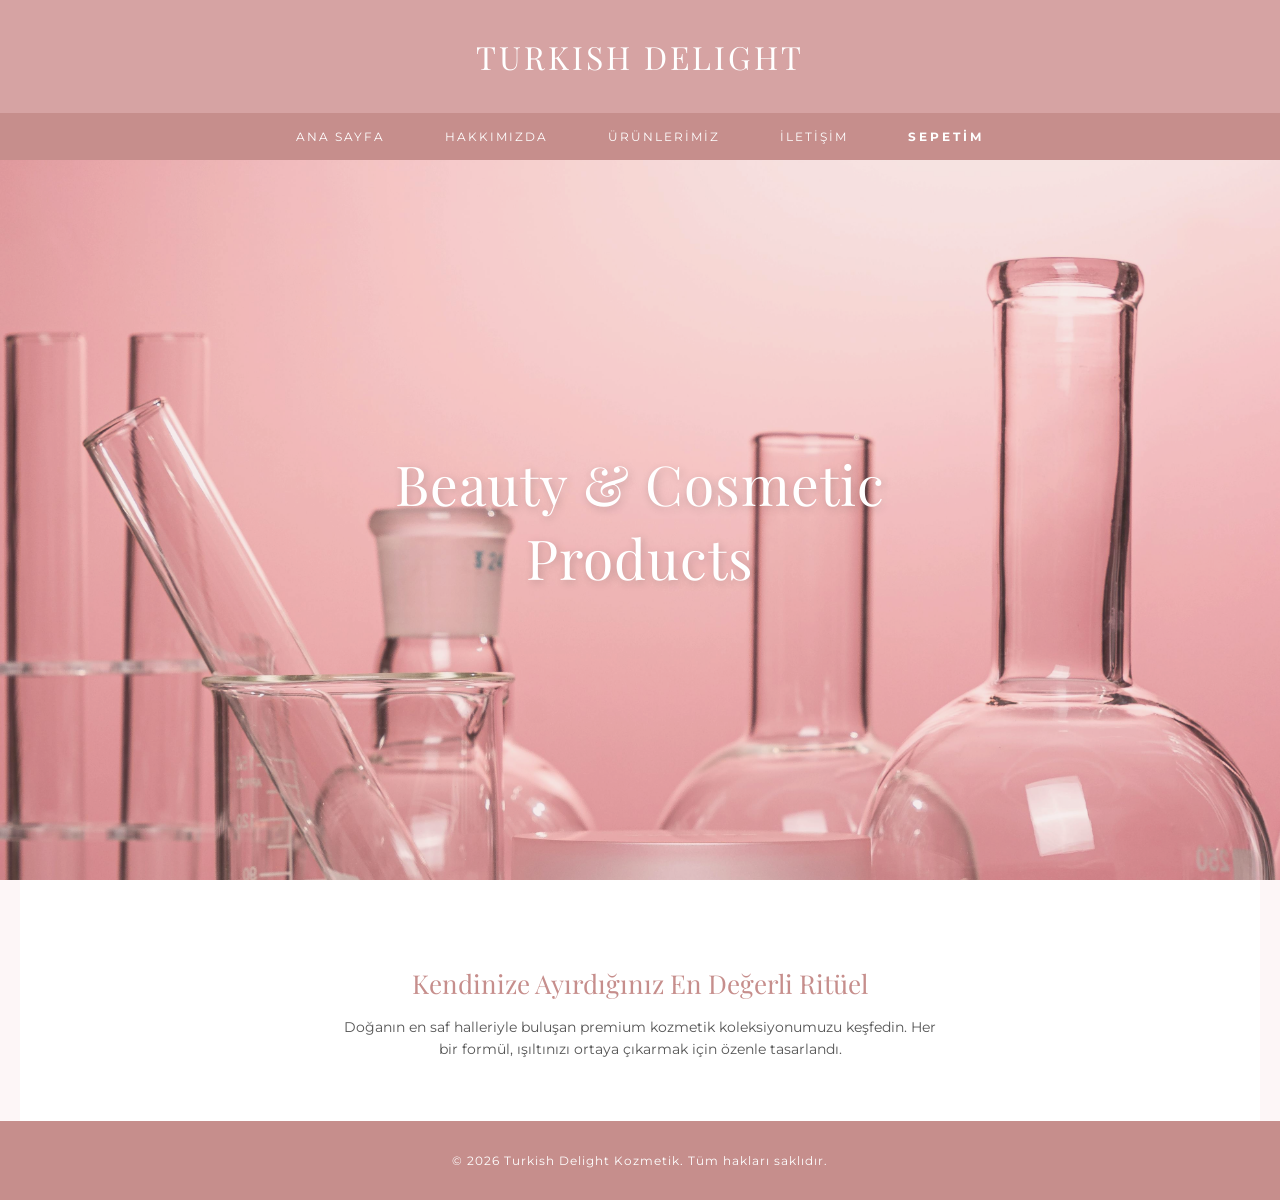
<file: index.html>
<!DOCTYPE html>
<html lang="tr">
<head>
    <meta charset="UTF-8">
    <title>Turkish Delight Kozmetik</title>
    <link rel="stylesheet" href="style.css">
    
    <style>
        .welcome-text {
            text-align: center;
            padding: 60px 20px;
            font-family: 'Playfair Display', serif;
            color: #555;
            background-color: #fff;
        }
        .welcome-text p {
            font-family: 'Montserrat', sans-serif;
            font-size: 14px;
            line-height: 1.6;
            max-width: 600px;
            margin: 0 auto;
        }
    </style>
</head>
<body>

<header>
    <h1>TURKISH DELIGHT</h1>
</header>

<nav>
    <a href="index.html">Ana Sayfa</a>
    <a href="hakkimizda.html">Hakkımızda</a>
    <a href="urunler.html">Ürünlerimiz</a>
    <a href="iletisim.html">İletişim</a>
    <!-- Sepet Butonu Eklendi -->
    <a href="sepet.html" style="font-weight: bold; letter-spacing: 3px;">SEPETİM</a>
</nav>

<div class="hero-section">
    <div class="hero-content">
        <h2>Beauty & Cosmetic<br>Products</h2>
    </div>
</div>

<main class="welcome-text">
    <h3 style="color: #C68E8C; font-size: 26px; margin-bottom: 15px;">Kendinize Ayırdığınız En Değerli Ritüel</h3>
    <p>Doğanın en saf halleriyle buluşan premium kozmetik koleksiyonumuzu keşfedin. Her bir formül, ışıltınızı ortaya çıkarmak için özenle tasarlandı.</p>
</main>

<footer>
    <p>&copy; 2026 Turkish Delight Kozmetik. Tüm hakları saklıdır.</p>
</footer>

</body>
</html>
</file>
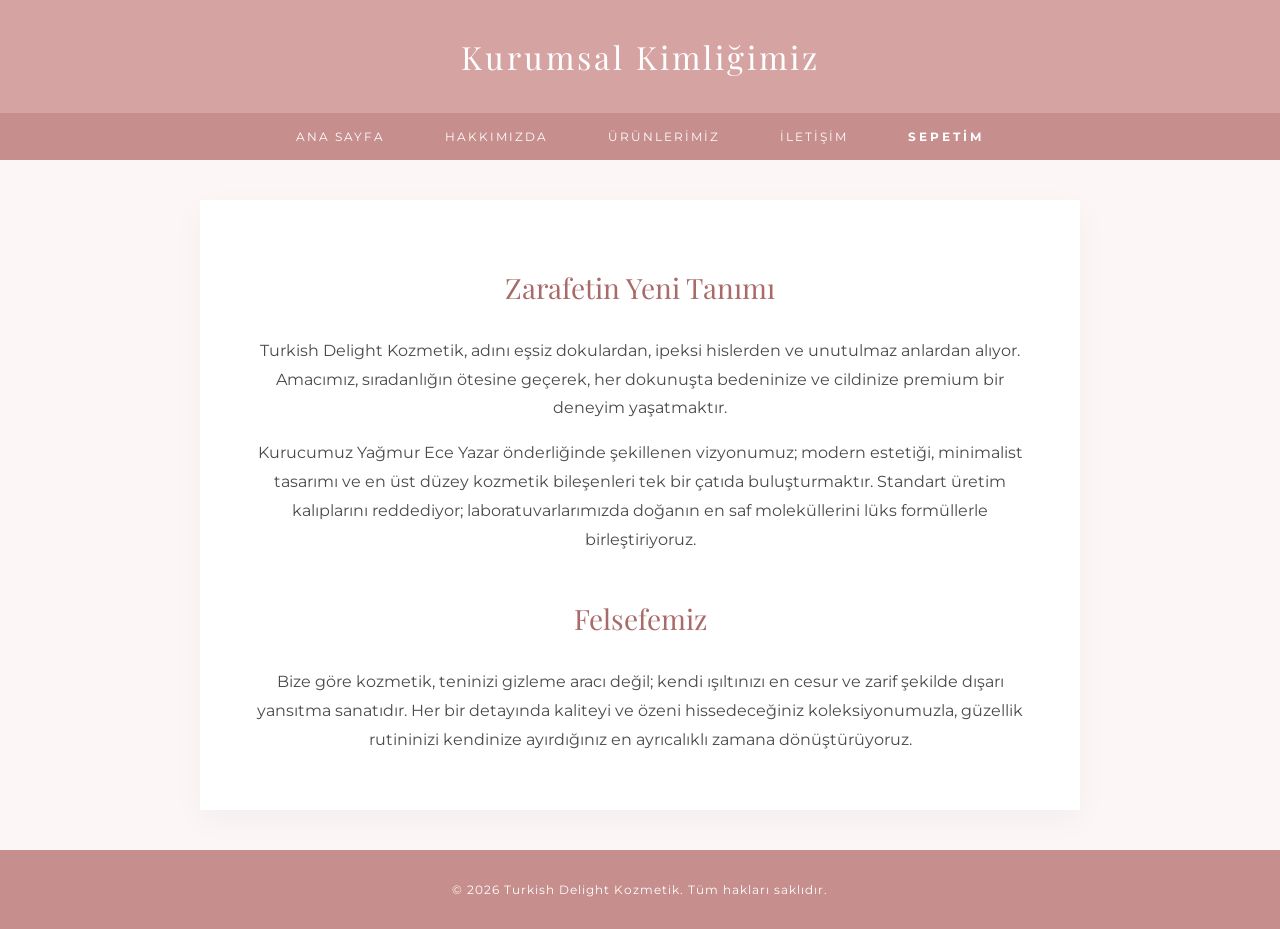
<file: hakkimizda.html>
<!DOCTYPE html>
<html lang="tr">
<head>
    <meta charset="UTF-8">
    <title>Kurumsal - Turkish Delight</title>
    <link rel="stylesheet" href="style.css">
</head>
<body>

<header>
    <h1>Kurumsal Kimliğimiz</h1>
</header>

<nav>
    <a href="index.html">Ana Sayfa</a>
    <a href="hakkimizda.html">Hakkımızda</a>
    <a href="urunler.html">Ürünlerimiz</a>
    <a href="iletisim.html">İletişim</a>
    <a href="sepet.html" style="font-weight: bold; letter-spacing: 3px;">SEPETİM</a>
</nav>

<main style="max-width: 800px; text-align: center; line-height: 1.8; margin: 40px auto; padding: 40px; background-color: #fff; box-shadow: 0 10px 30px rgba(0,0,0,0.04);">
    <h2 style="color: #A86B69; font-size: 28px;">Zarafetin Yeni Tanımı</h2>
    <p>Turkish Delight Kozmetik, adını eşsiz dokulardan, ipeksi hislerden ve unutulmaz anlardan alıyor. Amacımız, sıradanlığın ötesine geçerek, her dokunuşta bedeninize ve cildinize premium bir deneyim yaşatmaktır.</p>
    
    <p>Kurucumuz Yağmur Ece Yazar önderliğinde şekillenen vizyonumuz; modern estetiği, minimalist tasarımı ve en üst düzey kozmetik bileşenleri tek bir çatıda buluşturmaktır. Standart üretim kalıplarını reddediyor; laboratuvarlarımızda doğanın en saf moleküllerini lüks formüllerle birleştiriyoruz.</p>

    <h2 style="margin-top: 40px; color: #A86B69; font-size: 28px;">Felsefemiz</h2>
    <p>Bize göre kozmetik, teninizi gizleme aracı değil; kendi ışıltınızı en cesur ve zarif şekilde dışarı yansıtma sanatıdır. Her bir detayında kaliteyi ve özeni hissedeceğiniz koleksiyonumuzla, güzellik rutininizi kendinize ayırdığınız en ayrıcalıklı zamana dönüştürüyoruz.</p>
</main>

<footer>
    <p>&copy; 2026 Turkish Delight Kozmetik. Tüm hakları saklıdır.</p>
</footer>

</body>
</html>
</file>
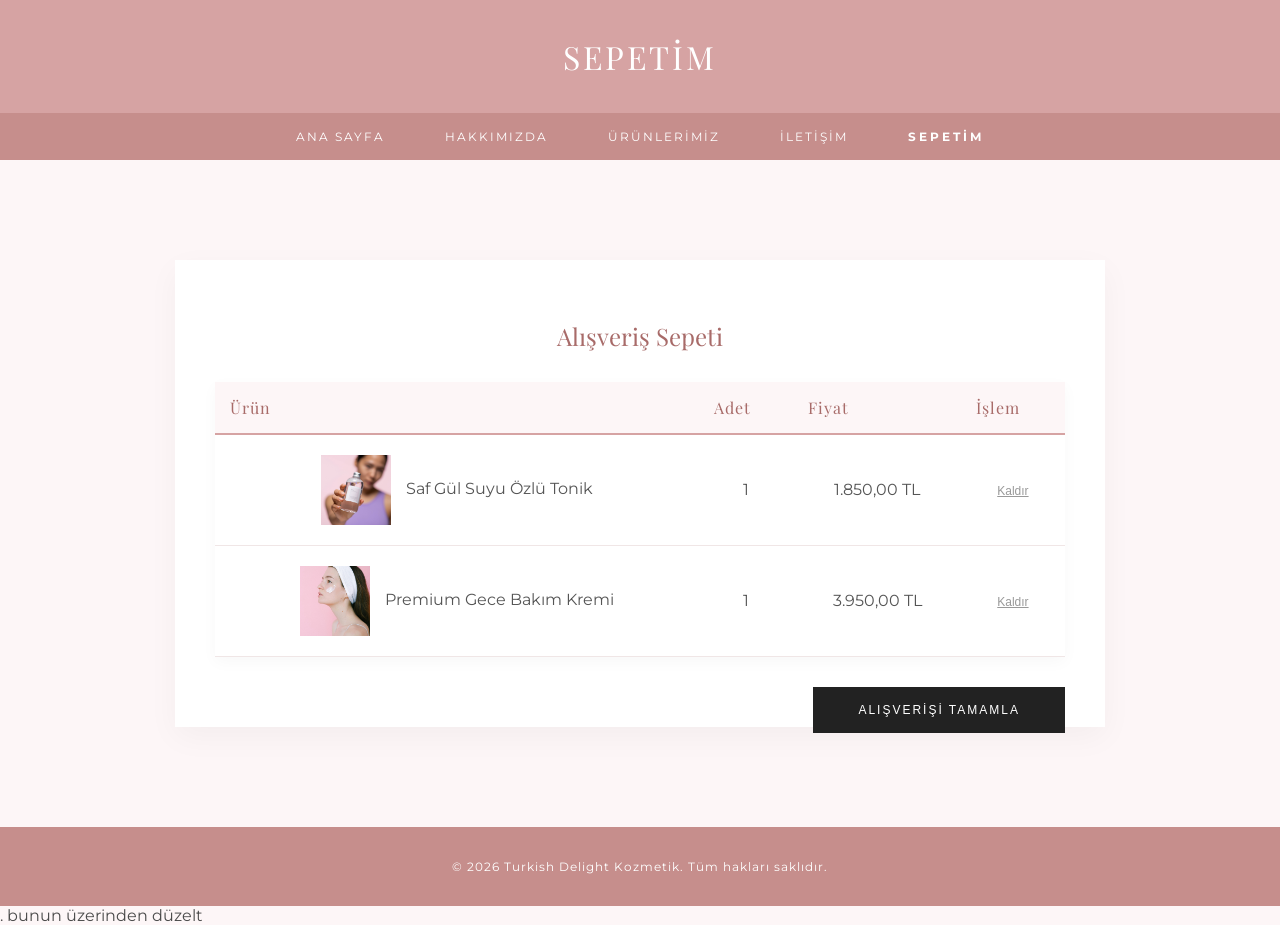
<file: sepet.html>
<!DOCTYPE html>
<html lang="tr">
<head>
<meta charset="UTF-8">
<title>Sepetim - Turkish Delight</title>
<link rel="stylesheet" href="style.css">
<style>
.cart-container { max-width: 850px; margin: 60px auto; background-color: #fff; padding: 40px; box-shadow: 0 10px 30px rgba(0,0,0,0.04); }
.cart-table { width: 100%; border-collapse: collapse; margin-bottom: 30px; }
.cart-table th { background-color: #FDF6F7; color: #A86B69; font-family: 'Playfair Display', serif; font-weight: normal; text-align: left; padding: 15px; border-bottom: 2px solid #D6A3A3; }
.cart-table td { padding: 20px 15px; border-bottom: 1px solid #f0e6e6; color: #555; vertical-align: middle; }
.cart-product-img { width: 70px; height: 70px; object-fit: cover; vertical-align: middle; margin-right: 15px; }
.checkout-btn { background-color: #222; color: #fff; border: none; padding: 16px 45px; text-transform: uppercase; font-size: 12px; letter-spacing: 2px; cursor: pointer; float: right; transition: background-color 0.4s; }
.checkout-btn:hover { background-color: #C68E8C; }
.remove-btn { background: none; border: none; color: #999; text-decoration: underline; cursor: pointer; font-size: 12px; }
.remove-btn:hover { color: #e74c3c; }
.empty-msg { text-align: center; color: #888; font-style: italic; display: none; }
</style>
</head>
<body>

<header><h1>SEPETİM</h1></header>

<nav>
<a href="index.html">Ana Sayfa</a>
<a href="hakkimizda.html">Hakkımızda</a>
<a href="urunler.html">Ürünlerimiz</a>
<a href="iletisim.html">İletişim</a>
<a href="sepet.html" style="font-weight: bold; letter-spacing: 3px;">SEPETİM</a>
</nav>

<main>
<div class="cart-container" id="cartContainer">
<h2 style="margin-bottom: 30px; font-size: 24px;">Alışveriş Sepeti</h2>
<table class="cart-table" id="cartTable">
<tr>
<th>Ürün</th>
<th>Adet</th>
<th>Fiyat</th>
<th>İşlem</th>
</tr>
<tr id="row1">
<td><img src="tonik1.jpg" alt="Tonik" class="cart-product-img">Saf Gül Suyu Özlü Tonik</td>
<td>1</td>
<td>1.850,00 TL</td>
<td><button class="remove-btn" onclick="removeRow('row1')">Kaldır</button></td>
</tr>
<tr id="row2">
<td><img src="krem1.jpg" alt="Krem" class="cart-product-img">Premium Gece Bakım Kremi</td>
<td>1</td>
<td>3.950,00 TL</td>
<td><button class="remove-btn" onclick="removeRow('row2')">Kaldır</button></td>
</tr>
</table>
<p id="emptyMsg" class="empty-msg">Sepetiniz şu an boş.</p>
<button class="checkout-btn" onclick="alert('Siparişiniz başarıyla oluşturuldu!')">Alışverişi Tamamla</button>
</div>
</main>

<script>
function removeRow(rowId) {
document.getElementById(rowId).remove();
// Eğer tabloda başlık hariç satır kalmadıysa mesajı göster
let table = document.getElementById('cartTable');
if (table.rows.length <= 1) {
document.getElementById('cartTable').style.display = 'none';
document.getElementById('emptyMsg').style.display = 'block';
}
}
</script>

<footer>
<p>&copy; 2026 Turkish Delight Kozmetik. Tüm hakları saklıdır.</p>
</footer>. bunun üzerinden düzelt

</body>
</html>
</file>
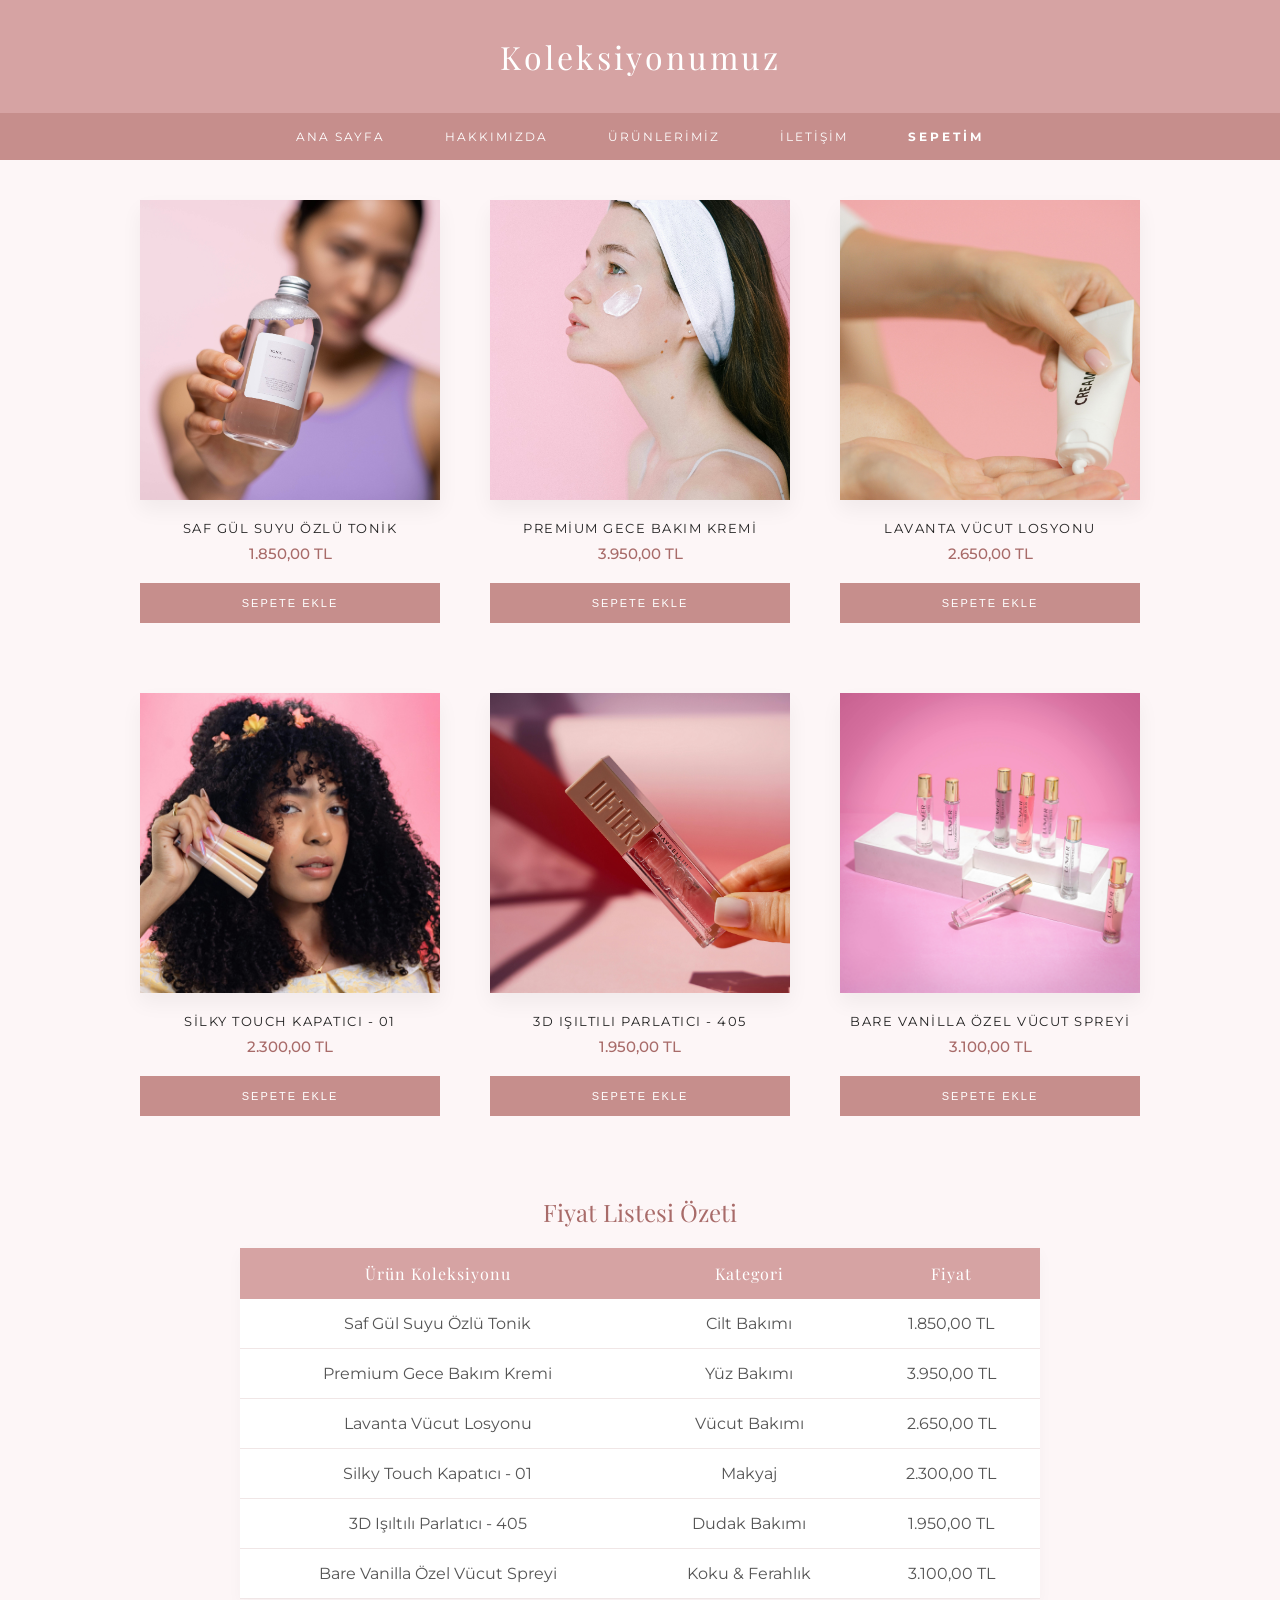
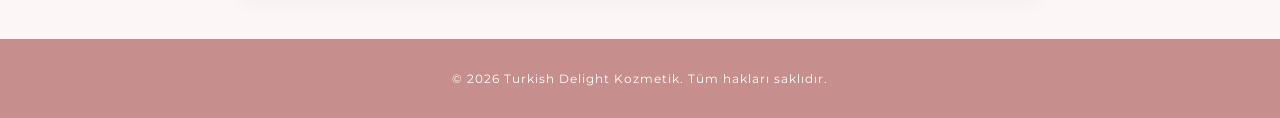
<file: urunler.html>
<!DOCTYPE html>
<html lang="tr">
<head>
    <meta charset="UTF-8">
    <title>Ürünlerimiz - Turkish Delight</title>
    <link rel="stylesheet" href="style.css">
</head>
<body>

<header>
    <h1>Koleksiyonumuz</h1>
</header>

<nav>
    <a href="index.html">Ana Sayfa</a>
    <a href="hakkimizda.html">Hakkımızda</a>
    <a href="urunler.html">Ürünlerimiz</a>
    <a href="iletisim.html">İletişim</a>
    <!-- Sepet Butonu Eklendi -->
    <a href="sepet.html" style="font-weight: bold; letter-spacing: 3px;">SEPETİM</a>
</nav>

<main>
    <div class="zara-grid">
        
        <div class="product-card">
            <div class="image-container">
                <img src="tonik1.jpg" alt="Tonik" class="img-front">
                <img src="tonik2.jpg" alt="Tonik Detay" class="img-back">
            </div>
            <div class="product-info">
                <div class="product-title">Saf Gül Suyu Özlü Tonik</div>
                <div class="product-price">1.850,00 TL</div>
                <button class="add-to-cart" onclick="window.location.href='sepet.html'">Sepete Ekle</button>
            </div>
        </div>

        <div class="product-card">
            <div class="image-container">
                <img src="krem1.jpg" alt="Krem" class="img-front">
                <img src="krem2.jpg" alt="Krem Detay" class="img-back">
            </div>
            <div class="product-info">
                <div class="product-title">Premium Gece Bakım Kremi</div>
                <div class="product-price">3.950,00 TL</div>
                <button class="add-to-cart" onclick="window.location.href='sepet.html'">Sepete Ekle</button>
            </div>
        </div>

        <div class="product-card">
            <div class="image-container">
                <img src="losyon1.jpg" alt="Losyon" class="img-front">
                <img src="losyon2.jpg" alt="Losyon Detay" class="img-back">
            </div>
            <div class="product-info">
                <div class="product-title">Lavanta Vücut Losyonu</div>
                <div class="product-price">2.650,00 TL</div>
                <button class="add-to-cart" onclick="window.location.href='sepet.html'">Sepete Ekle</button>
            </div>
        </div>

        <div class="product-card">
            <div class="image-container">
                <img src="kapatici1.jpg" alt="Kapatıcı" class="img-front">
                <img src="kapatici2.jpg" alt="Kapatıcı Detay" class="img-back">
            </div>
            <div class="product-info">
                <div class="product-title">Silky Touch Kapatıcı - 01</div>
                <div class="product-price">2.300,00 TL</div>
                <button class="add-to-cart" onclick="window.location.href='sepet.html'">Sepete Ekle</button>
            </div>
        </div>

        <div class="product-card">
            <div class="image-container">
                <img src="parlatici1.jpg" alt="Parlatıcı" class="img-front">
                <img src="parlatici2.jpg" alt="Parlatıcı Detay" class="img-back">
            </div>
            <div class="product-info">
                <div class="product-title">3D Işıltılı Parlatıcı - 405</div>
                <div class="product-price">1.950,00 TL</div>
                <button class="add-to-cart" onclick="window.location.href='sepet.html'">Sepete Ekle</button>
            </div>
        </div>

        <div class="product-card">
            <div class="image-container">
                <img src="sprey1.jpg" alt="Sprey" class="img-front">
                <img src="sprey2.jpg" alt="Sprey Detay" class="img-back">
            </div>
            <div class="product-info">
                <div class="product-title">Bare Vanilla Özel Vücut Spreyi</div>
                <div class="product-price">3.100,00 TL</div>
                <button class="add-to-cart" onclick="window.location.href='sepet.html'">Sepete Ekle</button>
            </div>
        </div>

    </div>

    <div style="max-width: 800px; margin: 0 auto;">
        <h2>Fiyat Listesi Özeti</h2>
        <table>
            <tr>
                <th>Ürün Koleksiyonu</th>
                <th>Kategori</th>
                <th>Fiyat</th>
            </tr>
            <tr>
                <td>Saf Gül Suyu Özlü Tonik</td>
                <td>Cilt Bakımı</td>
                <td>1.850,00 TL</td>
            </tr>
            <tr>
                <td>Premium Gece Bakım Kremi</td>
                <td>Yüz Bakımı</td>
                <td>3.950,00 TL</td>
            </tr>
            <tr>
                <td>Lavanta Vücut Losyonu</td>
                <td>Vücut Bakımı</td>
                <td>2.650,00 TL</td>
            </tr>
            <tr>
                <td>Silky Touch Kapatıcı - 01</td>
                <td>Makyaj</td>
                <td>2.300,00 TL</td>
            </tr>
            <tr>
                <td>3D Işıltılı Parlatıcı - 405</td>
                <td>Dudak Bakımı</td>
                <td>1.950,00 TL</td>
            </tr>
            <tr>
                <td>Bare Vanilla Özel Vücut Spreyi</td>
                <td>Koku & Ferahlık</td>
                <td>3.100,00 TL</td>
            </tr>
        </table>
    </div>
</main>

<footer>
    <p>&copy; 2026 Turkish Delight Kozmetik. Tüm hakları saklıdır.</p>
</footer>

</body>
</html>
</file>
<file: style.css>
/* style.css - Lüks ve Modern Tema */
@import url('https://fonts.googleapis.com/css2?family=Playfair+Display:ital,wght@0,400;0,700;1,400&family=Montserrat:wght@300;400;500&display=swap');

body {
    font-family: 'Montserrat', sans-serif; /* Modern ve sade font */
    margin: 0;
    padding: 0;
    background-color: #FDF6F7; /* Çok uçuk, zarif pudra pembesi */
    color: #4a4a4a;
}

header {
    background-color: #D6A3A3; /* Lüks toz pembe */
    color: white;
    text-align: center;
    padding: 35px 20px;
    font-family: 'Playfair Display', serif; /* Zengin, tırnaklı başlık fontu */
    letter-spacing: 3px;
    box-shadow: 0 2px 10px rgba(0,0,0,0.05);
}

header h1 {
    margin: 0;
    font-size: 32px;
    font-weight: 400;
}

nav {
    background-color: #C68E8C; /* Koyu toz pembe / Gül kurusu */
    display: flex;
    justify-content: center;
}

nav a {
    color: white;
    padding: 16px 30px;
    text-decoration: none;
    text-transform: uppercase;
    font-size: 12px;
    letter-spacing: 2px;
    transition: background-color 0.4s ease;
}

nav a:hover {
    background-color: #A86B69;
}

/* Gönderdiğin Görseldeki Tam Ekran Ana Sayfa (Hero) Yapısı */
.hero-section {
    background-image: url('gorsel.jpg');
    background-size: cover;
    background-position: center;
    height: 80vh; /* Ekranın %80'ini kaplar */
    display: flex;
    align-items: center;
    justify-content: center;
    text-align: center;
    position: relative;
}

/* Resmin üzerine hafif pembemsi lüks bir filtre */
.hero-section::before {
    content: "";
    position: absolute;
    top: 0; left: 0; right: 0; bottom: 0;
    background: rgba(214, 163, 163, 0.2); 
}

.hero-content {
    position: relative;
    z-index: 1;
}

.hero-content h2 {
    font-family: 'Playfair Display', serif;
    font-size: 55px;
    color: white;
    text-shadow: 2px 2px 10px rgba(0,0,0,0.2);
    margin: 0;
    letter-spacing: 1px;
}

main {
    padding: 40px 20px;
    max-width: 1200px;
    margin: 0 auto;
}

/* Genel Başlıklar */
h2, h3 {
    font-family: 'Playfair Display', serif;
    color: #A86B69;
    text-align: center;
    font-weight: normal;
}

/* ZARA Tarzı Ürün Grid Sistemi */
.zara-grid {
    display: flex;
    justify-content: center;
    gap: 50px;
    flex-wrap: wrap;
    margin-bottom: 60px;
}

.product-card {
    width: 300px;
    text-align: center;
}

.image-container {
    width: 300px;
    height: 300px;
    position: relative;
    overflow: hidden;
    background-color: #f8f8f8;
    box-shadow: 0 10px 20px rgba(0,0,0,0.05); /* Lüks gölge detayı */
}

.image-container img {
    width: 100%;
    height: 100%;
    object-fit: cover;
    position: absolute;
    top: 0;
    left: 0;
    transition: opacity 0.5s ease;
}

.image-container .img-back { opacity: 0; }
.image-container:hover .img-back { opacity: 1; }
.image-container:hover .img-front { opacity: 0; }

.product-info {
    padding: 20px 0;
}

.product-title {
    font-size: 13px;
    text-transform: uppercase;
    letter-spacing: 1.5px;
    margin-bottom: 8px;
    color: #222;
}

.product-price {
    font-size: 15px;
    color: #A86B69;
    margin-bottom: 20px;
    font-weight: 500;
}

.add-to-cart {
    background-color: #C68E8C;
    color: #fff;
    border: none;
    padding: 14px 0;
    width: 100%;
    text-transform: uppercase;
    font-size: 11px;
    letter-spacing: 2px;
    cursor: pointer;
    transition: background-color 0.4s;
}

.add-to-cart:hover {
    background-color: #222; /* Siyaha dönüşen premium buton efekti */
}

/* Tablo Tasarımı */
table {
    width: 100%;
    border-collapse: collapse;
    margin-top: 20px;
    background-color: #fff;
    box-shadow: 0 5px 15px rgba(0,0,0,0.03);
}

table th {
    background-color: #D6A3A3;
    color: white;
    font-family: 'Playfair Display', serif;
    font-weight: normal;
    letter-spacing: 1px;
    padding: 15px;
}

table td {
    padding: 15px;
    border-bottom: 1px solid #f0e6e6;
    color: #555;
    text-align: center;
}

footer {
    background-color: #C68E8C;
    color: white;
    text-align: center;
    padding: 20px;
    font-size: 12px;
    letter-spacing: 1px;
}
</file>
